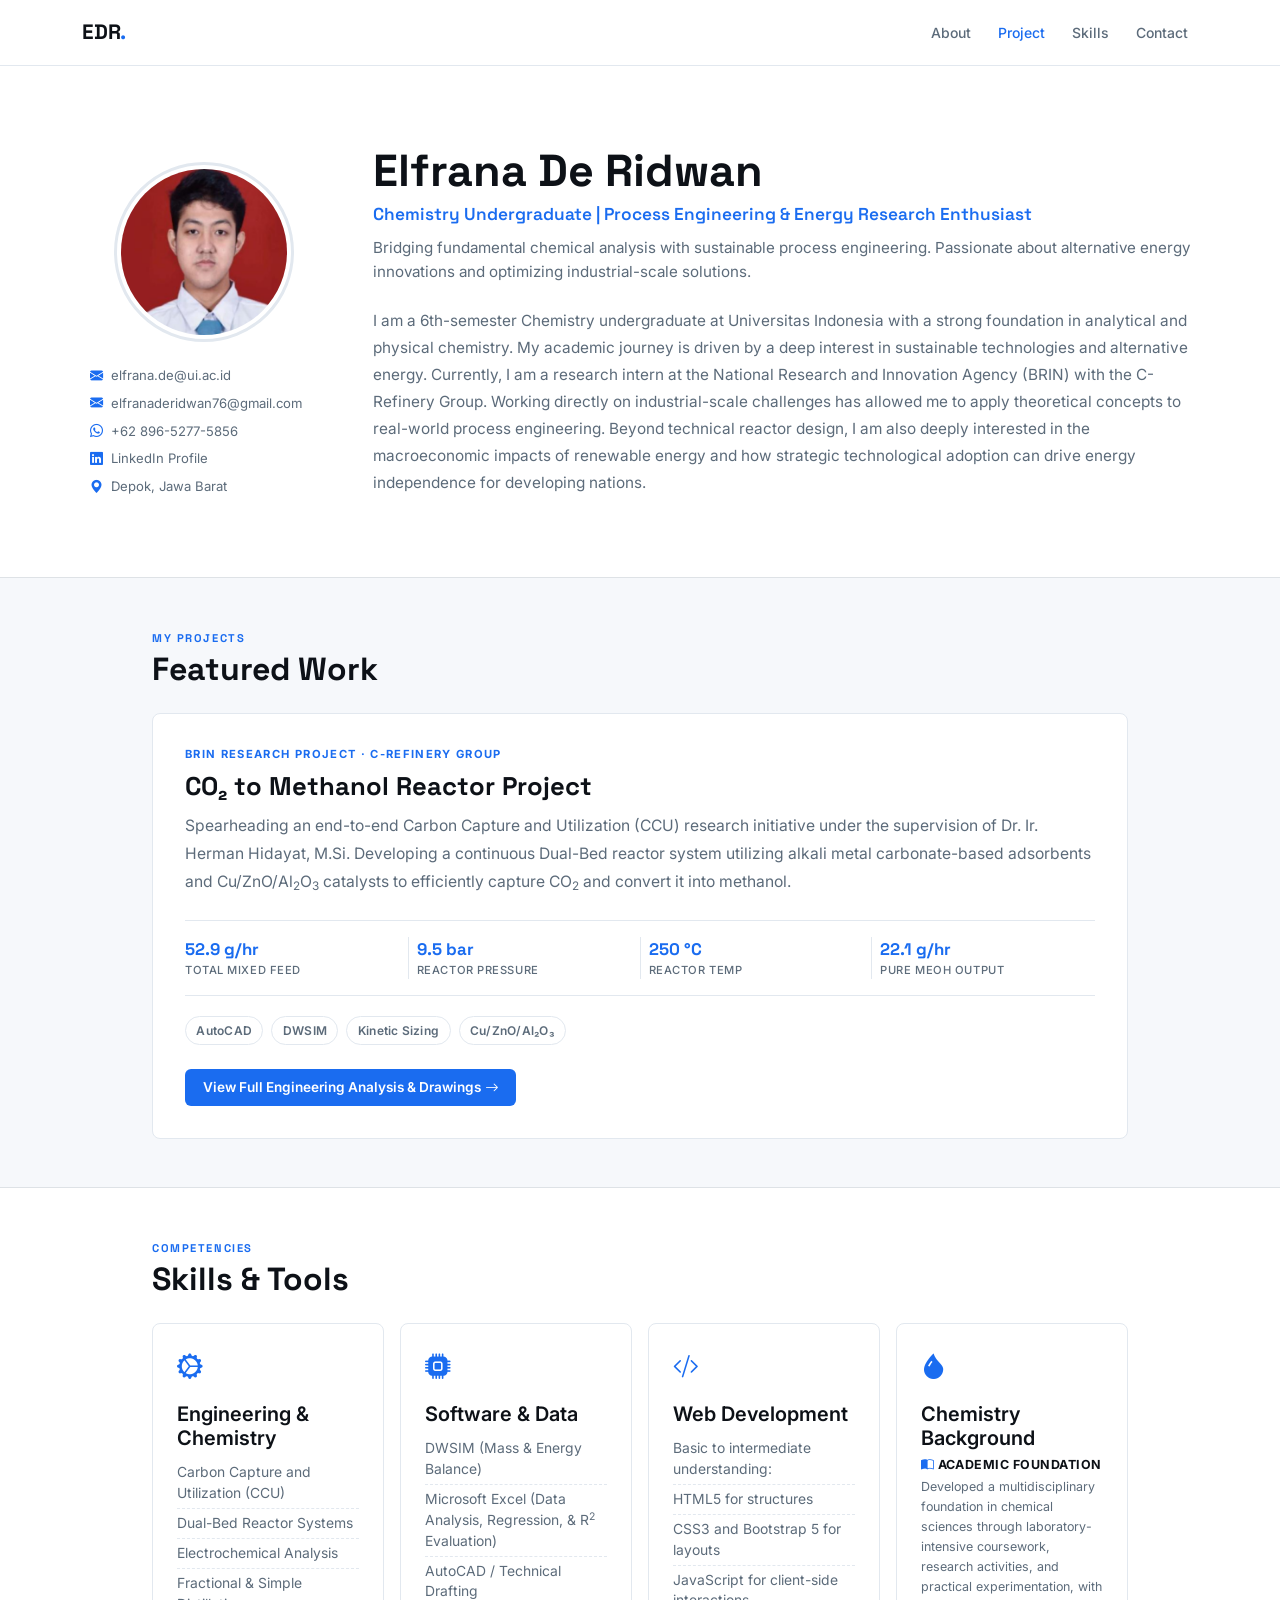
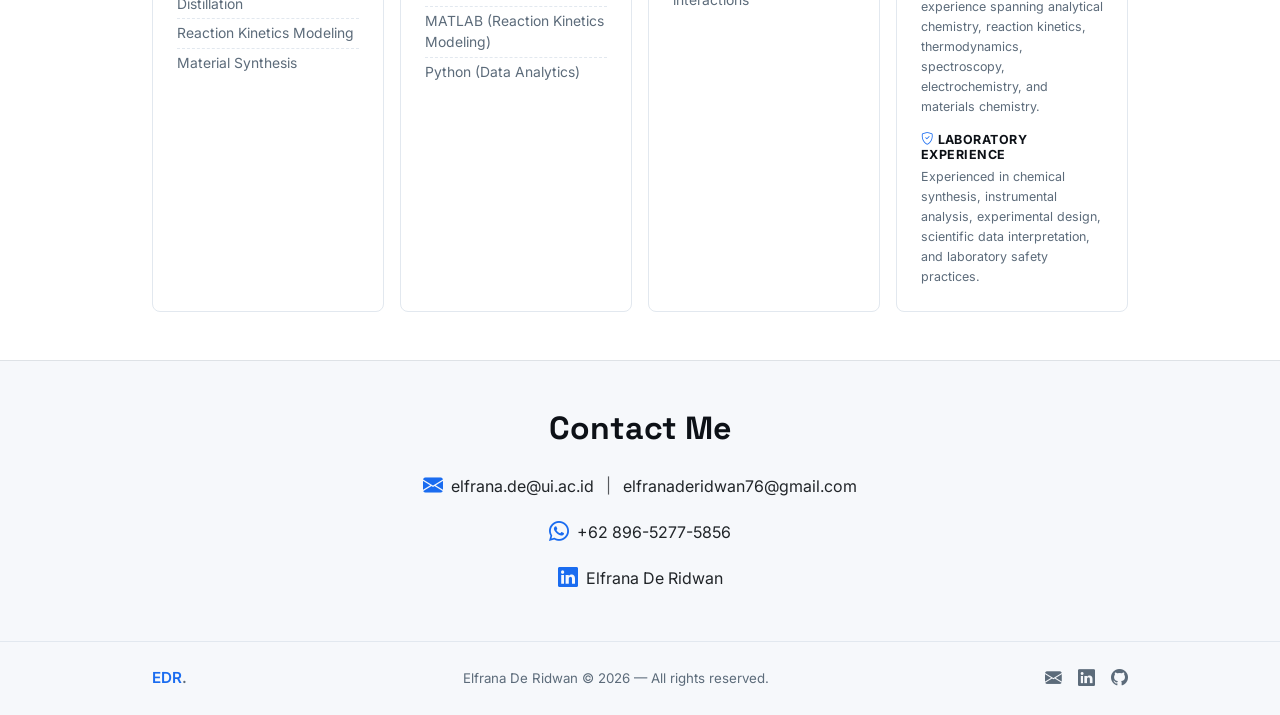
<file: docs/index.html>
<!DOCTYPE html>
<html lang="en">
<head>
  <meta charset="UTF-8" />
  <meta name="viewport" content="width=device-width, initial-scale=1.0" />
  <meta name="description" content="Elfrana De Ridwan — Process Engineering Portfolio. Chemistry student at Universitas Indonesia." />
  <title>Elfrana De Ridwan | Portfolio</title>

  <!-- Bootstrap 5 -->
  <link href="https://cdn.jsdelivr.net/npm/bootstrap@5.3.3/dist/css/bootstrap.min.css" rel="stylesheet">
  <!-- Bootstrap Icons -->
  <link href="https://cdn.jsdelivr.net/npm/bootstrap-icons@1.11.3/font/bootstrap-icons.css" rel="stylesheet">
  <!-- Google Fonts -->
  <link href="https://fonts.googleapis.com/css2?family=Inter:wght@300;400;500;600;700&family=Space+Grotesk:wght@400;500;600;700&display=swap" rel="stylesheet">
  <!-- Custom CSS -->
  <link rel="stylesheet" href="static/css/style.css" />
</head>
<body>

<!-- ── NAVBAR ──────────────────────────────────── -->
<nav class="navbar navbar-expand-lg sticky-top" id="mainNav">
  <div class="container">
    <a class="navbar-brand fw-bold" href="#hero">EDR<span class="text-accent">.</span></a>
    <button class="navbar-toggler border-0" type="button" data-bs-toggle="collapse" data-bs-target="#navLinks">
      <i class="bi bi-list fs-4"></i>
    </button>
    <div class="collapse navbar-collapse" id="navLinks">
      <ul class="navbar-nav ms-auto gap-2">
        <li class="nav-item"><a class="nav-link" href="#hero">About</a></li>
        <li class="nav-item"><a class="nav-link" href="#projects">Project</a></li>
        <li class="nav-item"><a class="nav-link" href="#skills">Skills</a></li>
        <li class="nav-item"><a class="nav-link" href="#contact">Contact</a></li>
      </ul>
    </div>
  </div>
</nav>

<!-- ── SECTION 1: ABOUT ME ──────────────────────── -->
<section id="hero" class="section-hero">
  <div class="container">
    <div class="row align-items-center g-5">

      <!-- Photo & Contact Pills -->
      <div class="col-lg-3 col-md-4 text-center">
        <div class="photo-ring mx-auto">
          <img src="static/images/profile.png" alt="Elfrana De Ridwan" class="img-fluid rounded-circle">
        </div>
        <div class="mt-4 d-flex flex-column gap-2 text-start ps-2">
          <a href="mailto:elfrana.de@ui.ac.id" class="contact-pill">
            <i class="bi bi-envelope-fill me-2 text-accent"></i>elfrana.de@ui.ac.id
          </a>
          <a href="mailto:elfranaderidwan76@gmail.com" class="contact-pill">
            <i class="bi bi-envelope-fill me-2 text-accent"></i>elfranaderidwan76@gmail.com
          </a>
          <a href="https://wa.me/6289652775856" target="_blank" class="contact-pill">
            <i class="bi bi-whatsapp me-2 text-accent"></i>+62 896-5277-5856
          </a>
          <a href="https://www.linkedin.com/in/elfrana-de-ridwan-ba3712145" target="_blank" class="contact-pill">
            <i class="bi bi-linkedin me-2 text-accent"></i>LinkedIn Profile
          </a>
          <span class="contact-pill">
            <i class="bi bi-geo-alt-fill me-2 text-accent"></i>Depok, Jawa Barat
          </span>
        </div>
      </div>

      <!-- Bio -->
      <div class="col-lg-9 col-md-8">
        <h1 class="hero-name">Elfrana De Ridwan</h1>
        <p class="hero-sub mb-2">
          Chemistry Undergraduate | Process Engineering &amp; Energy Research Enthusiast
        </p>
        <p class="hero-sub-detail mb-4">
          Bridging fundamental chemical analysis with sustainable process engineering. Passionate about alternative energy innovations and optimizing industrial-scale solutions.
        </p>

        <div class="bio-content">
          <p class="bio">
            I am a 6th-semester Chemistry undergraduate at Universitas Indonesia with a strong foundation in analytical and physical chemistry. My academic journey is driven by a deep interest in sustainable technologies and alternative energy. Currently, I am a research intern at the National Research and Innovation Agency (BRIN) with the C-Refinery Group. Working directly on industrial-scale challenges has allowed me to apply theoretical concepts to real-world process engineering. Beyond technical reactor design, I am also deeply interested in the macroeconomic impacts of renewable energy and how strategic technological adoption can drive energy independence for developing nations.
          </p>
        </div>
      </div>
    </div>
  </div>
</section>

<!-- ── SECTION 2: PROJECTS ──────────────────────── -->
<section id="projects" class="py-5 section-alt border-top">
  <div class="container" style="max-width: 1000px;">
    <p class="label-tag mb-1">My Projects</p>
    <h2 class="section-title mb-4">Featured Work</h2>

    <div class="row g-4">
      <div class="col-lg-12">
        <div class="project-card">
          <div class="project-tag">BRIN Research Project &middot; C-Refinery Group</div>
          <h3 class="project-title" style="font-size: 1.6rem;">CO₂ to Methanol Reactor Project</h3>
          <p class="project-desc mb-4" style="font-size: 0.98rem; line-height: 1.8;">
            Spearheading an end-to-end Carbon Capture and Utilization (CCU) research initiative under the supervision of Dr. Ir. Herman Hidayat, M.Si. Developing a continuous Dual-Bed reactor system utilizing alkali metal carbonate-based adsorbents and Cu/ZnO/Al<sub>2</sub>O<sub>3</sub> catalysts to efficiently capture CO<sub>2</sub> and convert it into methanol.
          </p>

          <div class="spec-row">
            <div class="spec-item">
              <span class="spec-val">52.9 g/hr</span>
              <span class="spec-lbl">Total mixed feed</span>
            </div>
            <div class="spec-divider"></div>
            <div class="spec-item">
              <span class="spec-val">9.5 bar</span>
              <span class="spec-lbl">Reactor Pressure</span>
            </div>
            <div class="spec-divider"></div>
            <div class="spec-item">
              <span class="spec-val">250 °C</span>
              <span class="spec-lbl">Reactor Temp</span>
            </div>
            <div class="spec-divider"></div>
            <div class="spec-item">
              <span class="spec-val">22.1 g/hr</span>
              <span class="spec-lbl">Pure MeOH Output</span>
            </div>
          </div>

          <div class="d-flex flex-wrap gap-2 mb-4">
            <span class="tech-badge">AutoCAD</span>
            <span class="tech-badge">DWSIM</span>
            <span class="tech-badge">Kinetic Sizing</span>
            <span class="tech-badge">Cu/ZnO/Al₂O₃</span>
          </div>

          <a href="project_co2_methanol.html" class="btn-primary-custom">
            View Full Engineering Analysis &amp; Drawings <i class="bi bi-arrow-right ms-1"></i>
          </a>
        </div>
      </div>
    </div>
  </div>
</section>

<!-- ── SECTION 3: SKILLS ────────────────────────── -->
<section id="skills" class="py-5 border-top">
  <div class="container" style="max-width: 1000px;">
    <p class="label-tag mb-1">Competencies</p>
    <h2 class="section-title mb-4">Skills &amp; Tools</h2>

    <div class="row g-3">
      <!-- Engineering & Chemistry -->
      <div class="col-md-6 col-lg-3">
        <div class="skill-card h-100">
          <div class="skill-icon"><i class="bi bi-gear-wide-connected"></i></div>
          <h5 class="fw-600 mt-3 mb-2">Engineering &amp; Chemistry</h5>
          <ul class="skill-list">
            <li>Carbon Capture and Utilization (CCU)</li>
            <li>Dual-Bed Reactor Systems</li>
            <li>Electrochemical Analysis</li>
            <li>Fractional &amp; Simple Distillation</li>
            <li>Reaction Kinetics Modeling</li>
            <li>Material Synthesis</li>
          </ul>
        </div>
      </div>

      <!-- Software & Data Analysis -->
      <div class="col-md-6 col-lg-3">
        <div class="skill-card h-100">
          <div class="skill-icon"><i class="bi bi-cpu-fill"></i></div>
          <h5 class="fw-600 mt-3 mb-2">Software &amp; Data</h5>
          <ul class="skill-list">
            <li>DWSIM (Mass &amp; Energy Balance)</li>
            <li>Microsoft Excel (Data Analysis, Regression, &amp; R<sup>2</sup> Evaluation)</li>
            <li>AutoCAD / Technical Drafting</li>
            <li>MATLAB (Reaction Kinetics Modeling)</li>
            <li>Python (Data Analytics)</li>
          </ul>
        </div>
      </div>

      <!-- Web Development -->
      <div class="col-md-6 col-lg-3">
        <div class="skill-card h-100">
          <div class="skill-icon"><i class="bi bi-code-slash"></i></div>
          <h5 class="fw-600 mt-3 mb-2">Web Development</h5>
          <ul class="skill-list">
            <li>Basic to intermediate understanding:</li>
            <li>HTML5 for structures</li>
            <li>CSS3 and Bootstrap 5 for layouts</li>
            <li>JavaScript for client-side interactions</li>
          </ul>
        </div>
      </div>

      <!-- Chemistry Background -->
      <div class="col-md-6 col-lg-3">
        <div class="skill-card h-100">
          <div class="skill-icon"><i class="bi bi-droplet-fill"></i></div>
          <h5 class="fw-600 mt-3 mb-2">Chemistry Background</h5>
          <div class="skill-block mb-3">
            <h6 class="skill-sub-heading mb-1"><i class="bi bi-book-half text-accent me-1"></i>Academic Foundation</h6>
            <p class="skill-block-text mb-0">
              Developed a multidisciplinary foundation in chemical sciences through laboratory-intensive coursework, research activities, and practical experimentation, with experience spanning analytical chemistry, reaction kinetics, thermodynamics, spectroscopy, electrochemistry, and materials chemistry.
            </p>
          </div>
          <div class="skill-block">
            <h6 class="skill-sub-heading mb-1"><i class="bi bi-shield-check text-accent me-1"></i>Laboratory Experience</h6>
            <p class="skill-block-text mb-0">
              Experienced in chemical synthesis, instrumental analysis, experimental design, scientific data interpretation, and laboratory safety practices.
            </p>
          </div>
        </div>
      </div>
    </div>
  </div>
</section>

<!-- ── SECTION 4: CONTACT ───────────────────────── -->
<section id="contact" class="py-5 section-alt border-top">
  <div class="container text-center" style="max-width: 700px;">
    <h2 class="section-title mb-4">Contact Me</h2>
    
    <div class="d-flex flex-column gap-3 align-items-center">
      <div class="d-flex align-items-center gap-2 flex-wrap justify-content-center">
        <i class="bi bi-envelope-fill text-accent fs-5"></i>
        <a href="mailto:elfrana.de@ui.ac.id" class="text-dark fw-500 fs-6 text-decoration-none">elfrana.de@ui.ac.id</a>
        <span class="text-muted mx-1">|</span>
        <a href="mailto:elfranaderidwan76@gmail.com" class="text-dark fw-500 fs-6 text-decoration-none">elfranaderidwan76@gmail.com</a>
      </div>
      <div class="d-flex align-items-center gap-2">
        <i class="bi bi-whatsapp text-accent fs-5"></i>
        <a href="https://wa.me/6289652775856" target="_blank" class="text-dark fw-500 fs-6 text-decoration-none">+62 896-5277-5856</a>
      </div>
      <div class="d-flex align-items-center gap-2">
        <i class="bi bi-linkedin text-accent fs-5"></i>
        <a href="https://www.linkedin.com/in/elfrana-de-ridwan-ba3712145" target="_blank" class="text-dark fw-500 fs-6 text-decoration-none">Elfrana De Ridwan</a>
      </div>
    </div>
  </div>
</section>

<!-- ── FOOTER ─────────────────────────────────────── -->
<footer class="site-footer py-4">
  <div class="container d-flex flex-column flex-md-row justify-content-between align-items-center gap-2" style="max-width: 1000px;">
    <span class="fw-600" style="color:var(--accent)">EDR<span style="color:var(--txt-muted)">.</span></span>
    <span class="small txt-muted">Elfrana De Ridwan &copy; 2026 &mdash; All rights reserved.</span>
    <div class="d-flex gap-3">
      <a href="mailto:elfrana.de@ui.ac.id" class="footer-link"><i class="bi bi-envelope-fill"></i></a>
      <a href="https://www.linkedin.com/in/elfrana-de-ridwan-ba3712145" target="_blank" class="footer-link"><i class="bi bi-linkedin"></i></a>
      <a href="https://github.com/elfranar" target="_blank" class="footer-link"><i class="bi bi-github"></i></a>
    </div>
  </div>
</footer>

<script src="https://cdn.jsdelivr.net/npm/bootstrap@5.3.3/dist/js/bootstrap.bundle.min.js"></script>
<script src="static/js/main.js"></script>
</body>
</html>
</file>
<file: docs/static/css/style.css>
/* ==========================================================================
   EDR Portfolio — Custom CSS (Bootstrap 5 Overrides)
   ========================================================================== */
:root {
  --accent:       #1a6cf0;
  --accent-dark:  #0f4cb5;
  --bg:           #ffffff;
  --bg-alt:       #f6f8fb;
  --border:       #e2e8ef;
  --txt:          #0d1117;
  --txt-muted:    #5c6b7a;
  --font-body:    'Inter', sans-serif;
  --font-heading: 'Space Grotesk', sans-serif;
  --radius:       8px;
}

*, *::before, *::after { box-sizing: border-box; }

body {
  font-family: var(--font-body);
  color: var(--txt);
  background: var(--bg);
  font-size: 0.95rem;
  -webkit-font-smoothing: antialiased;
}

/* ── Utilities ────────────────────────────────── */
.fw-600        { font-weight: 600; }
.text-accent   { color: var(--accent) !important; }
.txt-muted     { color: var(--txt-muted); }
.label-tag {
  display: inline-block;
  font-family: var(--font-heading);
  font-size: 0.7rem;
  font-weight: 700;
  letter-spacing: .14em;
  text-transform: uppercase;
  color: var(--accent);
}
.section-title {
  font-family: var(--font-heading);
  font-size: 2rem;
  font-weight: 700;
  color: var(--txt);
}

/* ── Navbar ───────────────────────────────────── */
#mainNav {
  background: rgba(255,255,255,0.96);
  backdrop-filter: blur(8px);
  border-bottom: 1px solid var(--border);
  padding: .75rem 0;
}
.navbar-brand {
  font-family: var(--font-heading);
  font-size: 1.3rem;
  color: var(--txt) !important;
  letter-spacing: -.01em;
}
.nav-link {
  font-weight: 500;
  font-size: .875rem;
  color: var(--txt-muted) !important;
  transition: color .15s;
  padding: .35rem .6rem !important;
}
.nav-link:hover, .nav-link.active { color: var(--accent) !important; }
.btn-outline-accent {
  border: 1.5px solid var(--accent);
  color: var(--accent) !important;
  border-radius: 6px;
  font-size: .8rem;
  font-weight: 600;
  padding: .3rem .85rem;
  transition: background .15s, color .15s;
  text-decoration: none;
}
.btn-outline-accent:hover {
  background: var(--accent);
  color: #fff !important;
}
.btn-back {
  font-size: .85rem;
  font-weight: 500;
  color: var(--txt-muted);
  text-decoration: none;
  transition: color .15s;
}
.btn-back:hover { color: var(--accent); }

/* ── Hero / About ─────────────────────────────── */
.section-hero {
  padding: 5rem 0 4rem;
  background: var(--bg);
}
.photo-ring {
  width: 180px;
  height: 180px;
  border-radius: 50%;
  border: 3px solid var(--border);
  padding: 4px;
  overflow: hidden;
}
.photo-ring img {
  border-radius: 50%;
  width: 100%;
  height: 100%;
  object-fit: cover;
}
.hero-name {
  font-family: var(--font-heading);
  font-size: 2.8rem;
  font-weight: 700;
  line-height: 1.1;
  color: var(--txt);
  margin-bottom: .4rem;
}
.hero-sub {
  font-size: 1.08rem;
  color: var(--accent);
  font-weight: 600;
  font-family: var(--font-heading);
}
.hero-sub-detail {
  font-size: 0.95rem;
  color: var(--txt-muted);
  line-height: 1.6;
}
.bio {
  color: var(--txt-muted);
  line-height: 1.75;
  font-size: .96rem;
}
.contact-pill {
  display: flex;
  align-items: center;
  font-size: .82rem;
  color: var(--txt-muted);
  text-decoration: none;
  transition: color .15s;
}
.contact-pill:hover { color: var(--accent); }

/* ── KPI Cards ────────────────────────────────── */
.kpi-card {
  border: 1px solid var(--border);
  border-radius: var(--radius);
  padding: 1rem .5rem;
  background: var(--bg);
  transition: border-color .2s, box-shadow .2s;
}
.kpi-card:hover {
  border-color: var(--accent);
  box-shadow: 0 2px 12px rgba(26,108,240,.08);
}
.kpi-value {
  font-family: var(--font-heading);
  font-size: 1.7rem;
  font-weight: 700;
  color: var(--accent);
  line-height: 1.1;
}
.kpi-unit {
  font-size: .9rem;
  font-weight: 400;
  color: var(--txt-muted);
  margin-left: 2px;
}
.kpi-label {
  font-size: .72rem;
  font-weight: 600;
  letter-spacing: .04em;
  text-transform: uppercase;
  color: var(--txt-muted);
  margin-top: .25rem;
}

/* ── Skills section ───────────────────────────── */
.section-alt { background: var(--bg-alt); }
.skill-card {
  background: var(--bg);
  border: 1px solid var(--border);
  border-radius: var(--radius);
  padding: 1.5rem;
  transition: border-color .2s, box-shadow .2s;
}
.skill-card:hover {
  border-color: var(--accent);
  box-shadow: 0 2px 12px rgba(26,108,240,.07);
}
.skill-icon {
  font-size: 1.6rem;
  color: var(--accent);
}
.skill-list {
  list-style: none;
  padding: 0;
  margin: 0;
  font-size: .87rem;
  color: var(--txt-muted);
}
.skill-list li {
  padding: .25rem 0;
  border-bottom: 1px dashed var(--border);
}
.skill-list li:last-child { border: none; }
.tech-badge {
  display: inline-block;
  padding: .28rem .65rem;
  border: 1px solid var(--border);
  border-radius: 20px;
  font-size: .75rem;
  font-weight: 600;
  color: var(--txt-muted);
  background: var(--bg);
  letter-spacing: .02em;
  transition: border-color .15s, color .15s;
}
.tech-badge:hover {
  border-color: var(--accent);
  color: var(--accent);
}

/* ── Projects section ─────────────────────────── */
.project-card {
  border: 1px solid var(--border);
  border-radius: var(--radius);
  padding: 2rem;
  background: var(--bg);
  transition: border-color .2s, box-shadow .2s;
}
.project-card:hover {
  border-color: var(--accent);
  box-shadow: 0 4px 20px rgba(26,108,240,.09);
}
.project-tag {
  font-size: .7rem;
  font-weight: 700;
  letter-spacing: .12em;
  text-transform: uppercase;
  color: var(--accent);
  margin-bottom: .5rem;
}
.project-title {
  font-family: var(--font-heading);
  font-size: 1.45rem;
  font-weight: 700;
  color: var(--txt);
  margin-bottom: .65rem;
}
.project-desc {
  font-size: .9rem;
  color: var(--txt-muted);
  line-height: 1.7;
  margin-bottom: 1.25rem;
}
/* Spec row */
.spec-row {
  display: flex;
  flex-wrap: wrap;
  gap: .5rem;
  padding: 1rem 0;
  border-top: 1px solid var(--border);
  border-bottom: 1px solid var(--border);
  margin-bottom: 1.25rem;
}
.spec-item {
  display: flex;
  flex-direction: column;
  flex: 1;
  min-width: 90px;
}
.spec-val {
  font-family: var(--font-heading);
  font-size: 1.05rem;
  font-weight: 700;
  color: var(--accent);
}
.spec-lbl {
  font-size: .7rem;
  color: var(--txt-muted);
  font-weight: 500;
  text-transform: uppercase;
  letter-spacing: .05em;
}
.spec-divider {
  width: 1px;
  background: var(--border);
  align-self: stretch;
}
.btn-primary-custom {
  display: inline-flex;
  align-items: center;
  background: var(--accent);
  color: #fff;
  border-radius: 6px;
  font-size: .85rem;
  font-weight: 600;
  padding: .5rem 1.1rem;
  text-decoration: none;
  transition: background .15s, transform .15s;
}
.btn-primary-custom:hover {
  background: var(--accent-dark);
  color: #fff;
  transform: translateY(-1px);
}

/* Quick-spec sidebar */
.quick-spec-card {
  border: 1px solid var(--border);
  border-radius: var(--radius);
  padding: 1.5rem;
  background: var(--bg-alt);
}
.qs-row {
  display: flex;
  justify-content: space-between;
  align-items: baseline;
  gap: .5rem;
  padding: .45rem 0;
  border-bottom: 1px dashed var(--border);
  font-size: .85rem;
}
.qs-key {
  font-weight: 700;
  color: var(--txt);
  white-space: nowrap;
  min-width: 90px;
}
.qs-val { color: var(--txt-muted); text-align: right; }

/* ── Footer ───────────────────────────────────── */
.site-footer {
  border-top: 1px solid var(--border);
  background: var(--bg-alt);
}
.footer-link {
  color: var(--txt-muted);
  font-size: 1.05rem;
  text-decoration: none;
  transition: color .15s;
}
.footer-link:hover { color: var(--accent); }

/* ════════════════════════════════════════════════
   PROJECT PAGE STYLES
   ════════════════════════════════════════════════ */
.project-hero {
  background: var(--bg-alt);
  border-bottom: 1px solid var(--border);
  padding: 3.5rem 0 2.5rem;
}
.proj-hero-title {
  font-family: var(--font-heading);
  font-size: 2.6rem;
  font-weight: 700;
  line-height: 1.15;
  color: var(--txt);
  margin-bottom: .5rem;
}
.proj-hero-sub {
  font-size: 1rem;
  color: var(--txt-muted);
  letter-spacing: .08em;
  text-transform: uppercase;
  font-weight: 600;
}

/* Meta strip */
.meta-strip {
  border: 1px solid var(--border);
  border-radius: var(--radius);
  background: var(--bg);
  overflow: hidden;
}
.meta-cell {
  padding: 1rem 1.25rem;
  border-right: 1px solid var(--border);
}
.meta-key {
  font-size: .68rem;
  font-weight: 700;
  letter-spacing: .1em;
  text-transform: uppercase;
  color: var(--txt-muted);
  margin-bottom: .25rem;
}
.meta-val {
  font-weight: 600;
  font-size: .88rem;
  color: var(--txt);
}

/* Project sections */
.proj-section {
  padding: 2.5rem 0;
  border-bottom: 1px solid var(--border);
}
.section-label {
  font-family: var(--font-heading);
  font-size: .72rem;
  font-weight: 700;
  letter-spacing: .14em;
  text-transform: uppercase;
  color: var(--txt-muted);
  margin-bottom: 1.25rem;
  display: flex;
  align-items: center;
  gap: .5rem;
}
.section-label span {
  background: var(--accent);
  color: #fff;
  border-radius: 4px;
  padding: .1rem .45rem;
  font-size: .68rem;
}

/* Image frame */
.img-frame {
  border: 1px solid var(--border);
  border-radius: var(--radius);
  padding: 8px;
  background: #fff;
  overflow: hidden;
}
.img-frame img { display: block; width: 100%; border-radius: 4px; }
.img-caption {
  font-size: .78rem;
  color: var(--txt-muted);
  font-style: italic;
  text-align: center;
  margin-top: .5rem;
  margin-bottom: 0;
}

/* Engineering bullet list */
.eng-list {
  padding-left: 1.1rem;
  color: var(--txt-muted);
  line-height: 1.7;
}
.eng-list li { margin-bottom: .4rem; font-size: .9rem; }
.eng-list li:last-child { margin-bottom: 0; }

/* Analysis cards */
.ana-card {
  border: 1px solid var(--border);
  border-radius: var(--radius);
  padding: 1.25rem;
  background: var(--bg);
}
.ana-card-title {
  font-size: .8rem;
  font-weight: 700;
  text-transform: uppercase;
  letter-spacing: .08em;
  color: var(--accent);
  padding-bottom: .65rem;
  border-bottom: 1px solid var(--border);
  margin-bottom: .75rem;
}
.ana-table {
  width: 100%;
  border-collapse: collapse;
  font-size: .84rem;
}
.ana-table tr { border-bottom: 1px dashed var(--border); }
.ana-table tr:last-child { border: none; }
.ana-table td { padding: .35rem .1rem; color: var(--txt-muted); }
.ana-table td:first-child { color: var(--txt); }
.highlight-row td { color: var(--accent) !important; font-weight: 700; }

/* Design table */
.design-table {
  border-collapse: collapse;
  font-size: .87rem;
}
.design-table tr {
  border-bottom: 1px dashed var(--border);
}
.design-table tr:last-child { border: none; }
.design-table th {
  font-weight: 700;
  color: var(--txt);
  padding: .5rem .6rem .5rem 0;
  white-space: nowrap;
  min-width: 130px;
  vertical-align: top;
}
.design-table td {
  padding: .5rem .6rem;
  color: var(--txt-muted);
  vertical-align: top;
}
.design-rationale {
  font-size: .85rem;
  color: var(--txt-muted);
  line-height: 1.7;
  border-left: 3px solid var(--accent);
  padding-left: .9rem;
}

/* Gallery */
.gallery-wrap {
  border: 1px solid var(--border);
  border-radius: var(--radius);
  overflow: hidden;
  cursor: pointer;
  transition: transform .25s ease, border-color .25s ease, box-shadow .25s ease;
}
.gallery-wrap:hover {
  transform: translateY(-3px);
  border-color: var(--accent);
  box-shadow: 0 6px 18px rgba(26,108,240,.12);
}
.gallery-img {
  width: 100%;
  height: 190px;
  object-fit: cover;
  display: block;
}
.gallery-cap {
  font-size: .78rem;
  font-weight: 600;
  color: var(--txt-muted);
  text-align: center;
  padding: .6rem;
  background: var(--bg-alt);
  border-top: 1px solid var(--border);
}

/* Lightbox Modal */
.lightbox-modal {
  position: fixed;
  top: 0;
  left: 0;
  width: 100%;
  height: 100%;
  background: rgba(10, 10, 12, 0.82);
  backdrop-filter: blur(12px);
  -webkit-backdrop-filter: blur(12px);
  z-index: 1080;
  display: none;
  align-items: center;
  justify-content: center;
  flex-direction: column;
  padding: 1.5rem;
  opacity: 0;
  transition: opacity 0.3s ease;
}
.lightbox-modal.show {
  opacity: 1;
}
.lightbox-content-wrap {
  position: relative;
  max-width: 90%;
  max-height: 80%;
  display: flex;
  align-items: center;
  justify-content: center;
  transform: scale(0.92);
  transition: transform 0.3s cubic-bezier(0.16, 1, 0.3, 1);
}
.lightbox-modal.show .lightbox-content-wrap {
  transform: scale(1);
}
.lightbox-modal img {
  max-width: 100%;
  max-height: 100%;
  width: auto;
  height: auto;
  border-radius: var(--radius);
  box-shadow: 0 10px 40px rgba(0, 0, 0, 0.4);
  border: 1px solid var(--border);
  background: #ffffff;
  image-rendering: -webkit-optimize-contrast;
  image-rendering: crisp-edges;
}
.lightbox-caption {
  margin-top: 1.25rem;
  color: #ffffff;
  font-size: 0.95rem;
  font-weight: 500;
  text-align: center;
  font-family: var(--font-heading);
  letter-spacing: 0.02em;
  text-shadow: 0 2px 6px rgba(0, 0, 0, 0.6);
  opacity: 0;
  transform: translateY(10px);
  transition: opacity 0.3s ease 0.1s, transform 0.3s ease 0.1s;
}
.lightbox-modal.show .lightbox-caption {
  opacity: 1;
  transform: translateY(0);
}
.lightbox-btn-link {
  display: inline-flex;
  align-items: center;
  margin-top: 0.75rem;
  color: #ffffff;
  text-decoration: none;
  font-size: 0.78rem;
  font-weight: 600;
  letter-spacing: 0.03em;
  text-transform: uppercase;
  padding: 0.45rem 1rem;
  border: 1px solid rgba(255, 255, 255, 0.2);
  border-radius: 20px;
  background: rgba(255, 255, 255, 0.08);
  transition: border-color 0.15s, background 0.15s, color 0.15s;
}
.lightbox-btn-link:hover {
  border-color: var(--accent);
  background: var(--accent);
  color: #ffffff;
}
.lightbox-close-hint {
  margin-top: 0.5rem;
  color: rgba(255, 255, 255, 0.4);
  font-size: 0.7rem;
  letter-spacing: 0.04em;
  text-transform: uppercase;
}

/* BOM Table */
.bom-table {
  font-size: .83rem;
  border-color: var(--border);
}
.bom-table thead th {
  background: var(--bg-alt);
  font-size: .7rem;
  text-transform: uppercase;
  letter-spacing: .06em;
  font-weight: 700;
  color: var(--txt);
  border-color: var(--border);
}
.bom-table tbody td {
  color: var(--txt-muted);
  border-color: var(--border);
  vertical-align: middle;
}
.bom-table tbody tr:hover td { background: #f0f5ff; }

/* Reflection cards */
.reflect-card {
  border: 1px solid var(--border);
  border-radius: var(--radius);
  padding: 1.4rem;
  background: var(--bg);
}
.reflect-icon {
  font-size: 1.35rem;
  color: var(--accent);
  margin-bottom: .6rem;
}
.reflect-title {
  font-family: var(--font-heading);
  font-weight: 700;
  color: var(--txt);
  margin-bottom: .7rem;
  font-size: .95rem;
}
.reflect-text {
  font-size: .86rem;
  color: var(--txt-muted);
  line-height: 1.7;
  margin: 0;
}

/* ── Responsive ───────────────────────────────── */
@media (max-width: 768px) {
  .hero-name       { font-size: 2rem; }
  .proj-hero-title { font-size: 1.9rem; }
  .section-title   { font-size: 1.6rem; }
  .spec-divider    { display: none; }
  .meta-cell       { border-right: none; border-bottom: 1px solid var(--border); }
}

/* ── Custom Skill Blocks ───────────────────────── */
.skill-block {
  text-align: left;
}
.skill-sub-heading {
  font-size: 0.78rem;
  font-weight: 700;
  text-transform: uppercase;
  letter-spacing: 0.04em;
  color: var(--txt);
}
.skill-block-text {
  font-size: 0.78rem;
  line-height: 1.6;
  color: var(--txt-muted);
}
</file>
